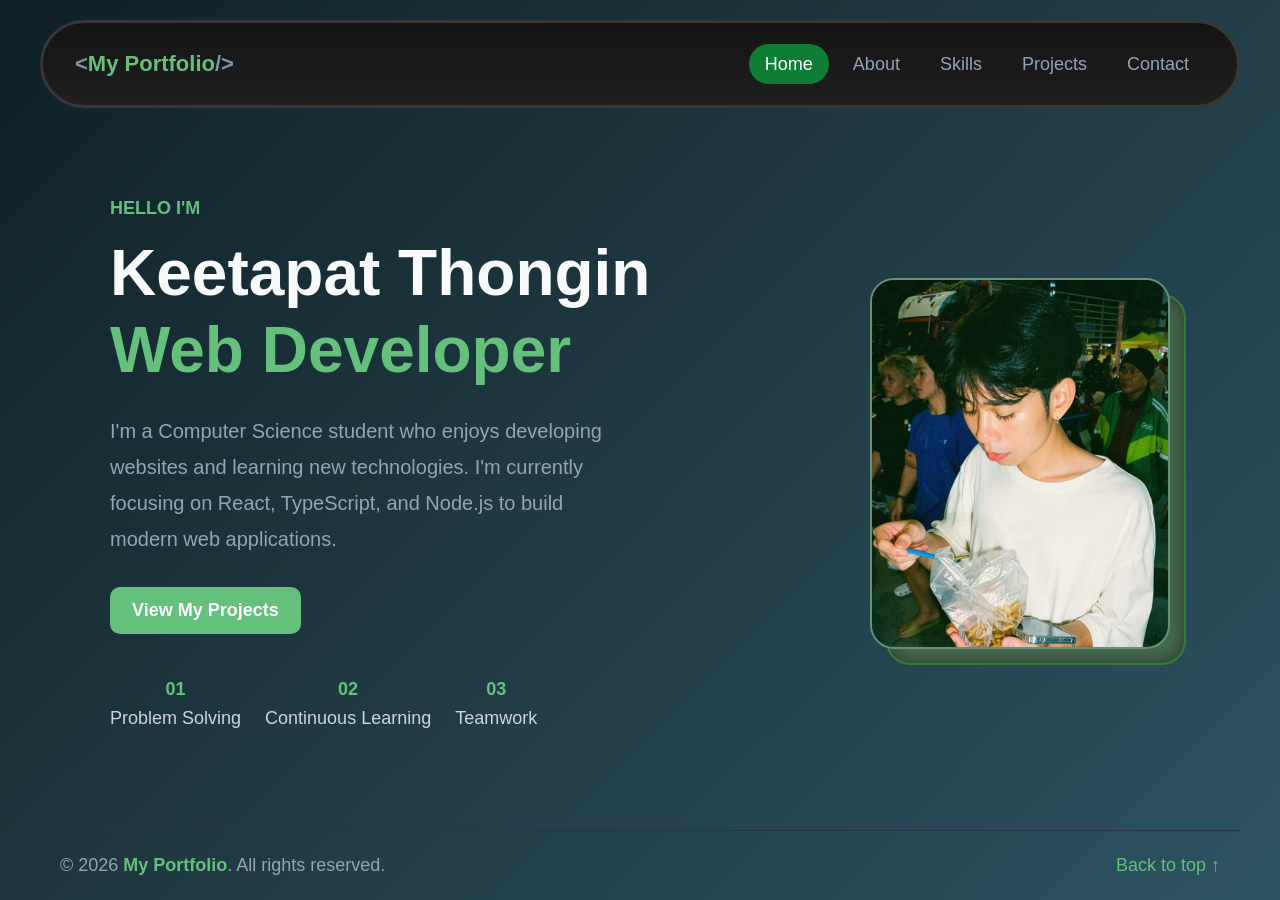
<file: index.html>
<!DOCTYPE html>
<html lang="en">

<head>
    <meta charset="UTF-8">
    <meta name="viewport" content="width=device-width, initial-scale=1.0">
    <title>My Portfolio</title>

    <link rel="stylesheet" href="css/style.css">
</head>

<body>

    <!-- Header & Navbar -->
    <header class="site-header">
        <nav class="navbar">
            <a href="index.html" class="logo">
                <span class="logo-bracket">&lt;</span>My Portfolio<span class="logo-bracket">/&gt;</span>
            </a>

            <ul class="nav-links">
                <li><a href="index.html" class="nav-link active">Home</a></li>
                <li><a href="about.html" class="nav-link">About</a></li>
                <li><a href="skills.html" class="nav-link">Skills</a></li>
                <li><a href="projects.html" class="nav-link">Projects</a></li>
                <li><a href="contact.html" class="nav-link">Contact</a></li>
            </ul>
        </nav>
    </header>

    <!-- Main Content -->
    <main class="home-main">
        <section class="hero">

            <!-- แนะนำตัว -->
            <div class="hero-content">
                <p class="hero-greeting">HELLO I'M</p>

                <h1 class="hero-title">
                    Keetapat Thongin
                    <span>Web Developer</span>
                </h1>

                <p class="hero-description">
                    I'm a Computer Science student who enjoys
                    developing websites and learning new technologies.
                    I'm currently focusing on React, TypeScript,
                    and Node.js to build modern web applications.
                </p>

                <div class="hero-buttons">
                    <a href="projects.html" class="btn btn-primary">
                        View My Projects
                    </a>
                </div>

                <!-- จุดเด่น -->
                <div class="hero-strengths">
                    <div class="strength-item">
                        <span class="strength-number">01</span>
                        <p>Problem Solving</p>
                    </div>
                    <div class="strength-item">
                        <span class="strength-number">02</span>
                        <p>Continuous Learning</p>
                    </div>
                    <div class="strength-item">
                        <span class="strength-number">03</span>
                        <p>Teamwork</p>
                    </div>
                </div>
            </div>

            <!-- รูปโปรไฟล์ -->
            <div class="hero-image">
                <div class="image-frame">
                    <img src="images/myphoto.png" alt="profile photo">
                </div>
                <div class="image-decoration"></div>
            </div>

        </section>
    </main>

    <!-- Footer -->
    <footer class="site-footer">
        <p>
            © 2026 <span class="footer-highlight">My Portfolio</span>.
            All rights reserved.
        </p>

        <a href="index.html" class="back-to-top">Back to top ↑</a>
    </footer>

</body>

</html>
</file>
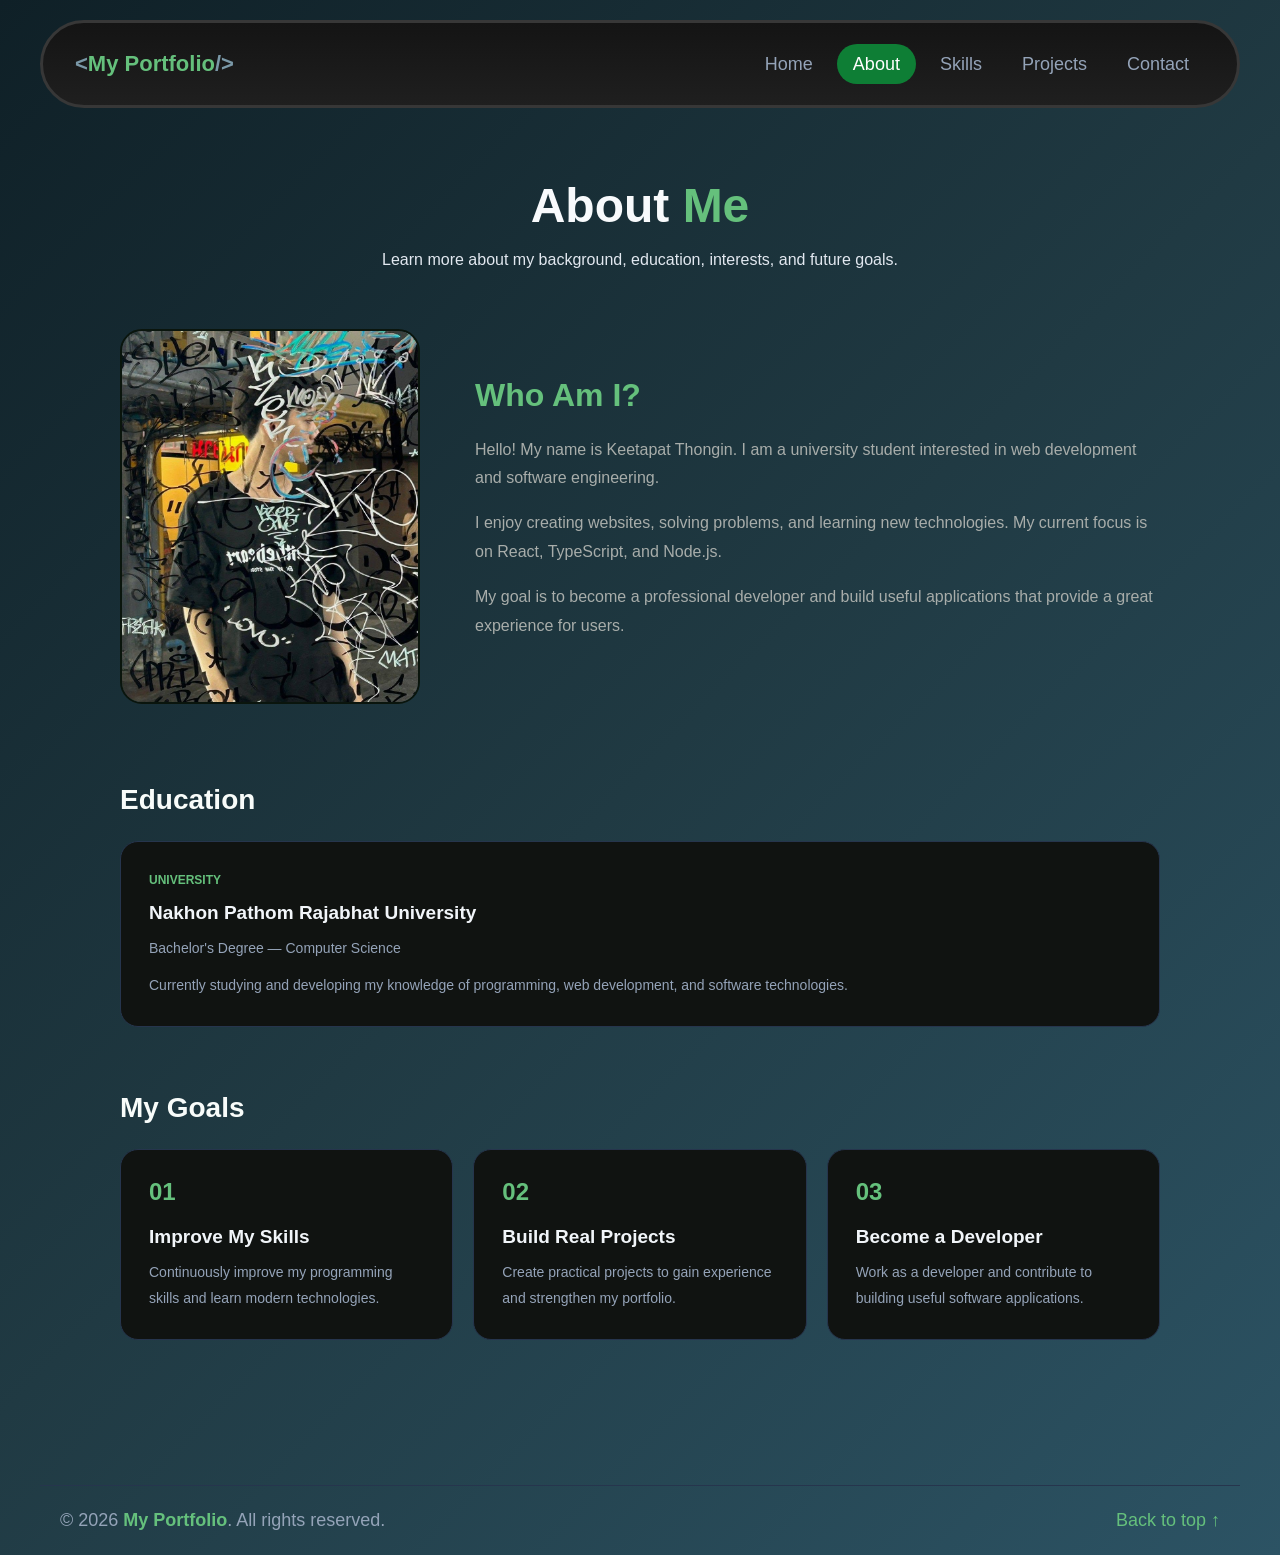
<file: about.html>
<!DOCTYPE html>
<html lang="en">

<head>
    <meta charset="UTF-8">
    <meta name="viewport" content="width=device-width, initial-scale=1.0">
    <title>About Me</title>

    <link rel="stylesheet" href="css/style.css">
</head>

<body>

    <!-- Header & Navbar -->
    <header class="site-header">
        <nav class="navbar">
            <a href="index.html" class="logo">
                <span class="logo-bracket">&lt;</span>My Portfolio<span class="logo-bracket">/&gt;</span>
            </a>

            <ul class="nav-links">
                <li><a href="index.html" class="nav-link">Home</a></li>
                <li><a href="about.html" class="nav-link active">About</a></li>
                <li><a href="skills.html" class="nav-link">Skills</a></li>
                <li><a href="projects.html" class="nav-link">Projects</a></li>
                <li><a href="contact.html" class="nav-link">Contact</a></li>
            </ul>
        </nav>
    </header>

    <!-- Main Content -->
    <main class="about-main">
        <section class="about-heading">
            <h1>About <span>Me</span></h1>
            <p>
                Learn more about my background, education,
                interests, and future goals.
            </p>
        </section>

        <section class="about-intro">
            <div class="about-image">
                <img src="images/aboutmephoto.jpg" alt="Profile about photo">
            </div>

            <div class="about-content">
                <h2>Who Am I?</h2>
                <p>
                    Hello! My name is Keetapat Thongin.
                    I am a university student interested in
                    web development and software engineering.
                </p>
                <p>
                    I enjoy creating websites, solving problems,
                    and learning new technologies. My current
                    focus is on React, TypeScript, and Node.js.
                </p>
                <p>
                    My goal is to become a professional developer
                    and build useful applications that provide
                    a great experience for users.
                </p>
            </div>
        </section>

        <!-- Education -->
        <section class="about-section">
            <h2 class="about-section-title">
                Education
            </h2>

            <div class="info-card">
                <span class="info-tag">UNIVERSITY</span>
                <h3>Nakhon Pathom Rajabhat University</h3>
                <p>
                    Bachelor's Degree — Computer Science
                </p>
                <p class="info-description">
                    Currently studying and developing my
                    knowledge of programming, web development,
                    and software technologies.
                </p>
            </div>
        </section>

        <!-- Goals -->
        <section class="about-section">
            <h2 class="about-section-title">
                My Goals
            </h2>

            <div class="goals-grid">

                <article class="info-card">
                    <span class="goal-number">01</span>
                    <h3>Improve My Skills</h3>
                    <p>
                        Continuously improve my programming
                        skills and learn modern technologies.
                    </p>
                </article>

                <article class="info-card">
                    <span class="goal-number">02</span>
                    <h3>Build Real Projects</h3>
                    <p>
                        Create practical projects to gain
                        experience and strengthen my portfolio.
                    </p>
                </article>

                <article class="info-card">
                    <span class="goal-number">03</span>
                    <h3>Become a Developer</h3>
                    <p>
                        Work as a developer and contribute
                        to building useful software applications.
                    </p>
                </article>

            </div>
        </section>

    </main>

    <!-- Footer -->
    <footer class="site-footer">
        <p>
            © 2026 <span class="footer-highlight">My Portfolio</span>.
            All rights reserved.
        </p>

        <a href="about.html" class="back-to-top">Back to top ↑</a>
    </footer>

</body>

</html>
</file>
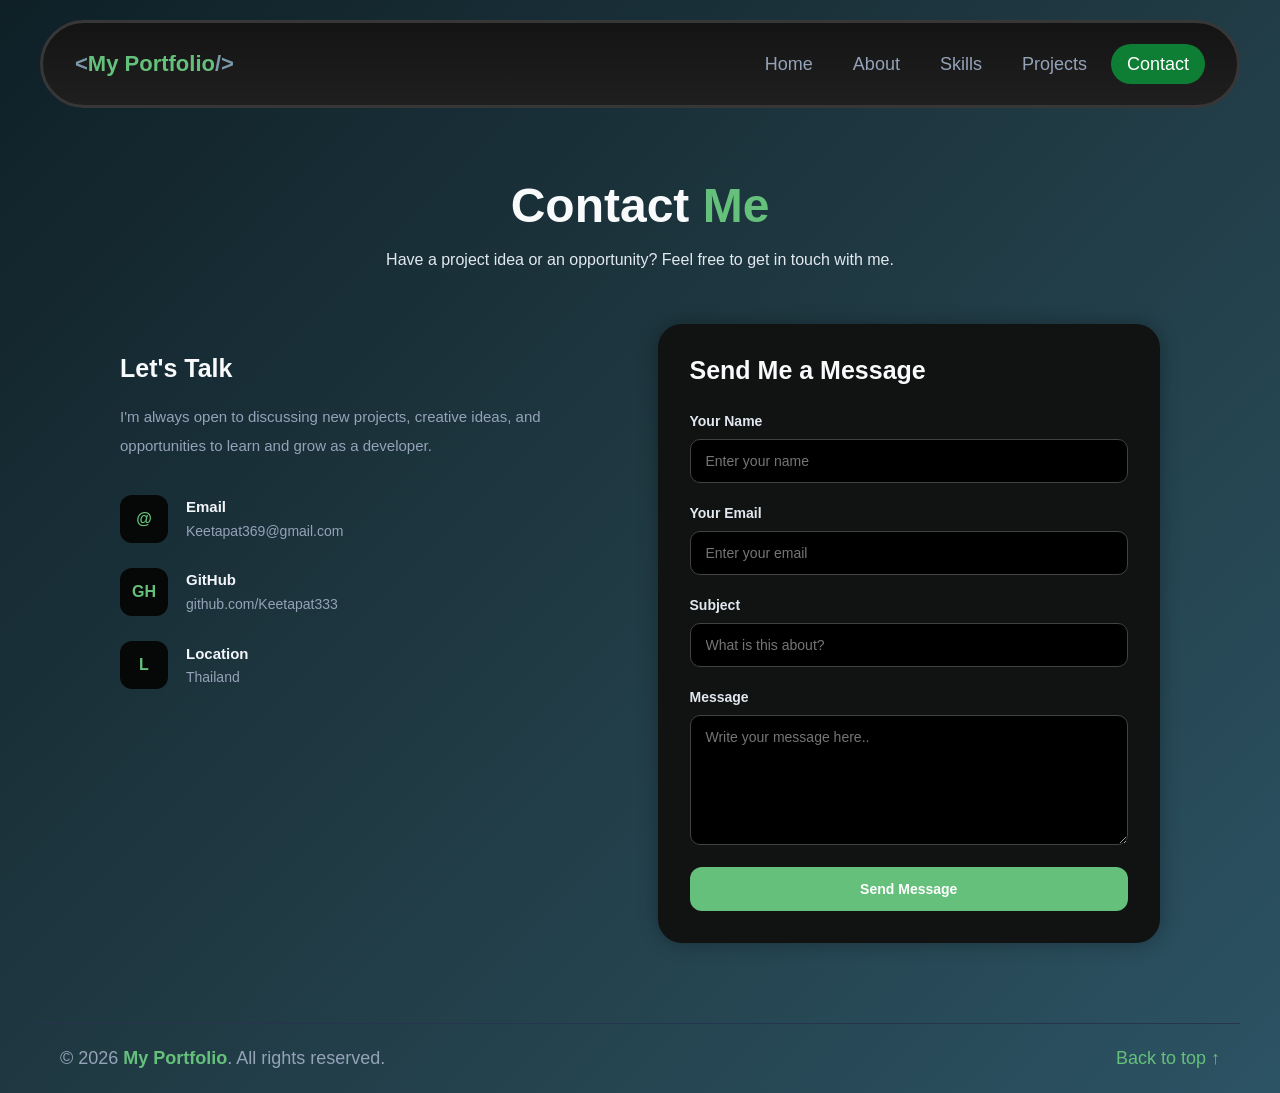
<file: contact.html>
<!DOCTYPE html>
<html lang="en">

<head>
    <meta charset="UTF-8">
    <meta name="viewport" content="width=device-width, initial-scale=1.0">
    <title>Contact Me</title>

    <link rel="stylesheet" href="css/style.css">
</head>

<body>

    <!-- Header & Navbar -->
    <header class="site-header">
        <nav class="navbar">
            <a href="index.html" class="logo">
                <span class="logo-bracket">&lt;</span>My Portfolio<span class="logo-bracket">/&gt;</span>
            </a>

            <ul class="nav-links">
                <li><a href="index.html" class="nav-link">Home</a></li>
                <li><a href="about.html" class="nav-link ">About</a></li>
                <li><a href="skills.html" class="nav-link">Skills</a></li>
                <li><a href="projects.html" class="nav-link">Projects</a></li>
                <li><a href="contact.html" class="nav-link active">Contact</a></li>
            </ul>
        </nav>
    </header>

    <!-- Main Content -->
    <main class="contact-main">
        <!-- Heading -->
        <section class="contact-heading">
            <h1>Contact <span>Me</span></h1>
            <p>
                Have a project idea or an opportunity?
                Feel free to get in touch with me.
            </p>
        </section>

        <!-- Contact Content -->
        <section class="contact-container">
            <div class="contact-info">
                <h2>Let's Talk</h2>
                <p class="contact-description">
                    I'm always open to discussing new projects,
                    creative ideas, and opportunities to learn
                    and grow as a developer.
                </p>

                <div class="contact-item">
                    <div class="contact-icon">@</div>
                    <div>
                        <h3>Email</h3>
                        <a href="mailto:Keetapat369@gmail.com">
                            Keetapat369@gmail.com
                        </a>
                    </div>
                </div>

                <div class="contact-item">
                    <div class="contact-icon">GH</div>
                    <div>
                        <h3>GitHub</h3>
                        <a href="https://github.com/Keetapat333?tab=repositories" target="_blank">
                            github.com/Keetapat333
                        </a>
                    </div>
                </div>

                <div class="contact-item">
                    <div class="contact-icon">L</div>
                    <div>
                        <h3>Location</h3>
                        <p>Thailand</p>
                    </div>
                </div>
            </div>

            <!-- Contact Form -->
            <div class="contact-form-card">
                <h2>Send Me a Message</h2>
                <form class="contact-form" id="contact-form">
                    <div class="form-group">
                        <label for="name">Your Name</label>
                        <input type="text" id="name" name="name" placeholder="Enter your name" required>
                    </div>
                    <div class="form-group">
                        <label for="email">Your Email</label>
                        <input type="email" id="email" name="email" placeholder="Enter your email" required>
                    </div>
                    <div class="form-group">
                        <label for="subject">Subject</label>
                        <input type="text" id="subject" name="subject" placeholder="What is this about?" required>
                    </div>
                    <div class="form-group">
                        <label for="message">Message</label>
                        <textarea id="message" name="message" rows="5" placeholder="Write your message here.."
                            required></textarea>
                    </div>
                    <button type="submit" class="contact-submit">
                        Send Message
                    </button>
                </form>
            </div>
        </section>
    </main>

    <!-- Footer -->
    <footer class="site-footer">
        <p>
            © 2026 <span class="footer-highlight">My Portfolio</span>.
            All rights reserved.
        </p>

        <a href="contact.html" class="back-to-top">Back to top ↑</a>
    </footer>

</body>

</html>
</file>
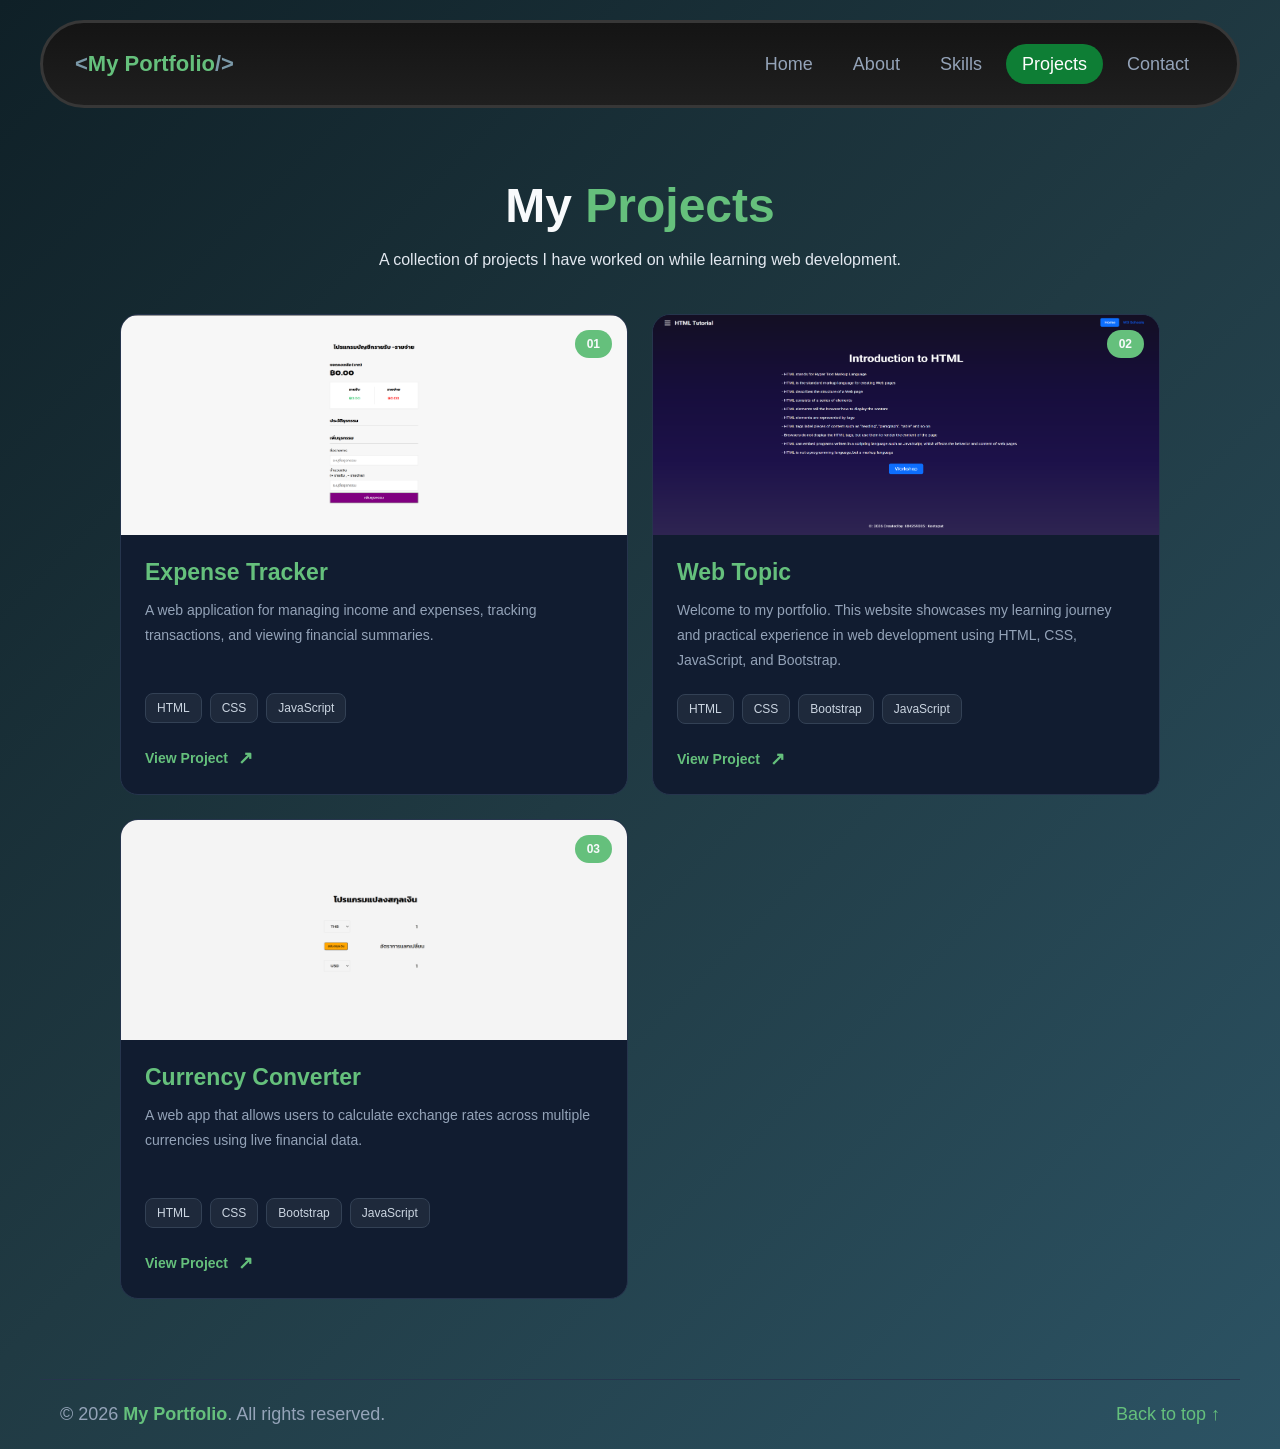
<file: projects.html>
<!DOCTYPE html>
<html lang="en">

<head>
    <meta charset="UTF-8">
    <meta name="viewport" content="width=device-width, initial-scale=1.0">
    <title>My Projects</title>

    <link rel="stylesheet" href="css/style.css">
</head>

<body>

    <!-- Header & Navbar -->
    <header class="site-header">
        <nav class="navbar">
            <a href="index.html" class="logo">
                <span class="logo-bracket">&lt;</span>My Portfolio<span class="logo-bracket">/&gt;</span>
            </a>

            <ul class="nav-links">
                <li><a href="index.html" class="nav-link">Home</a></li>
                <li><a href="about.html" class="nav-link">About</a></li>
                <li><a href="skills.html" class="nav-link">Skills</a></li>
                <li><a href="projects.html" class="nav-link active">Projects</a></li>
                <li><a href="contact.html" class="nav-link">Contact</a></li>
            </ul>
        </nav>
    </header>

    <!-- Main Content -->
    <main class="projects-main">
        <section class="projects-heading">
            <h1>My <span>Projects</span></h1>
            <p>A collection of projects I have worked on while learning web development.</p>
        </section>

        <section class="projects-grid">

            <!-- Project 1 -->
            <article class="project-card">
                <div class="project-image">
                    <img src="images/Expense.png" alt="Expense Tracker project">
                    <span class="project-number">01</span>
                </div>

                <div class="project-content">
                    <h2>Expense Tracker</h2>
                    <p class="project-description">
                        A web application for managing income and expenses,
                        tracking transactions, and viewing financial summaries.
                    </p>

                    <div class="project-tech">
                        <span>HTML</span>
                        <span>CSS</span>
                        <span>JavaScript</span>
                    </div>

                    <a class="project-link" href="https://keetapat333.github.io/Expense-Tracker/" target="_blank">
                        View Project <span>↗</span>
                    </a>
                </div>
            </article>

            <!-- Project 2 -->
            <article class="project-card">
                <div class="project-image">
                    <img src="images/project02.png" alt="web topic project">
                    <span class="project-number">02</span>
                </div>

                <div class="project-content">
                    <h2>Web Topic</h2>
                    <p class="project-description">
                        Welcome to my portfolio. This website showcases my learning journey and practical experience in
                        web development using HTML, CSS, JavaScript, and Bootstrap.
                    </p>

                    <div class="project-tech">
                        <span>HTML</span>
                        <span>CSS</span>
                        <span>Bootstrap</span>
                        <span>JavaScript</span>
                    </div>

                    <a class="project-link" href="https://keetapat333.github.io/Web1-684259005/W02-Web%20Topic/#"
                        target="_blank">
                        View Project <span>↗</span>
                    </a>
                </div>
            </article>

            <!-- Project 3 -->
            <article class="project-card">
                <div class="project-image">
                    <img src="images/project03.png" alt="currency converter project">
                    <span class="project-number">03</span>
                </div>

                <div class="project-content">
                    <h2>Currency Converter</h2>
                    <p class="project-description">
                        A web app that allows users to calculate exchange rates across multiple currencies using live
                        financial data.
                    </p>

                    <div class="project-tech">
                        <span>HTML</span>
                        <span>CSS</span>
                        <span>Bootstrap</span>
                        <span>JavaScript</span>
                    </div>

                    <a class="project-link" href="https://keetapat333.github.io/currency-converter/" target="_blank">

                        View Project <span>↗</span>
                    </a>
                </div>
            </article>



        </section>
    </main>

    <!-- Footer -->
    <footer class="site-footer">
        <p>
            © 2026 <span class="footer-highlight">My Portfolio</span>.
            All rights reserved.
        </p>

        <a href="index.html" class="back-to-top">Back to top ↑</a>
    </footer>

</body>

</html>
</file>
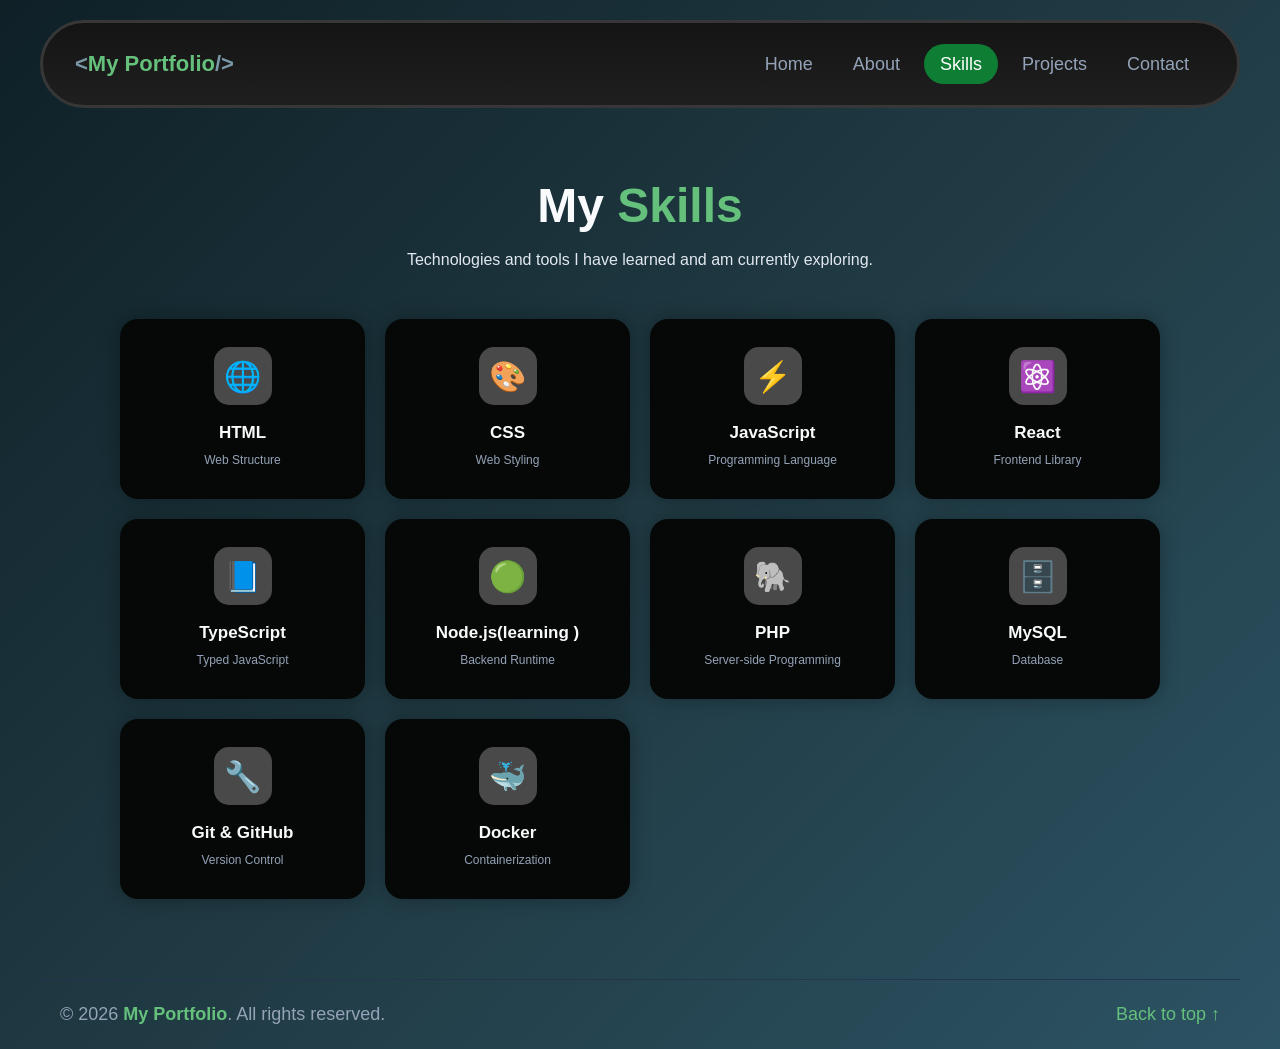
<file: skills.html>
<!DOCTYPE html>
<html lang="en">

<head>
    <meta charset="UTF-8">
    <meta name="viewport" content="width=device-width, initial-scale=1.0">
    <title>My Skills</title>

    <link rel="stylesheet" href="css/style.css">
</head>

<body>

    <!-- Header & Navbar -->
    <header class="site-header">
        <nav class="navbar">
            <a href="index.html" class="logo">
                <span class="logo-bracket">&lt;</span>My Portfolio<span class="logo-bracket">/&gt;</span>
            </a>

            <ul class="nav-links">
                <li><a href="index.html" class="nav-link">Home</a></li>
                <li><a href="about.html" class="nav-link">About</a></li>
                <li><a href="skills.html" class="nav-link active">Skills</a></li>
                <li><a href="projects.html" class="nav-link">Projects</a></li>
                <li><a href="contact.html" class="nav-link">Contact</a></li>
            </ul>
        </nav>
    </header>

    <!-- Main Content -->
    <main class="skills-main">

        <section class="skills-heading">
            <h1>My <span>Skills</span></h1>
            <p>
                Technologies and tools I have learned
                and am currently exploring.
            </p>
        </section>

        <section class="skills-grid">

            <!-- Frontend -->
            <article class="skill-card">
                <div class="skill-icon">🌐</div>
                <h2>HTML</h2>
                <p>Web Structure</p>
            </article>

            <article class="skill-card">
                <div class="skill-icon">🎨</div>
                <h2>CSS</h2>
                <p>Web Styling</p>
            </article>

            <article class="skill-card">
                <div class="skill-icon">⚡</div>
                <h2>JavaScript</h2>
                <p>Programming Language</p>
            </article>

            <article class="skill-card">
                <div class="skill-icon">⚛️</div>
                <h2>React</h2>
                <p>Frontend Library</p>
            </article>

            <article class="skill-card">
                <div class="skill-icon">📘</div>
                <h2>TypeScript</h2>
                <p>Typed JavaScript</p>
            </article>

            <!-- Backend -->
            <article class="skill-card">
                <div class="skill-icon">🟢</div>
                <h2>Node.js(learning )</h2>
                <p>Backend Runtime</p>
            </article>

            <article class="skill-card">
                <div class="skill-icon">🐘</div>
                <h2>PHP</h2>
                <p>Server-side Programming</p>
            </article>

            <!-- Database -->
            <article class="skill-card">
                <div class="skill-icon">🗄️</div>
                <h2>MySQL</h2>
                <p>Database</p>
            </article>

            <!-- Tools -->
            <article class="skill-card">
                <div class="skill-icon">🔧</div>
                <h2>Git & GitHub</h2>
                <p>Version Control</p>
            </article>

            <article class="skill-card">
                <div class="skill-icon">🐳</div>
                <h2>Docker</h2>
                <p>Containerization</p>
            </article>

        </section>

    </main>

    <!-- Footer -->
    <footer class="site-footer">
        <p>
            © 2026 <span class="footer-highlight">My Portfolio</span>.
            All rights reserved.
        </p>

        <a href="index.html" class="back-to-top">Back to top ↑</a>
    </footer>

</body>

</html>
</file>
<file: css/style.css>
* {
  margin: 0;
  padding: 0;
  box-sizing: border-box;
}

body {
  min-height: 100vh;
  display: flex;
  flex-direction: column;
  background: linear-gradient(135deg, #0f2027 0%, #203a43 50%, #2c5364 100%);
  color: #e2e8f0;
  font-family: Arial, sans-serif;
}

:root {
  --primary-color: #65c07c;
}

/*  Header & Navbar  */
.site-header {
  width: 100%;
  padding: 20px;
}

.navbar {
  max-width: 1200px;
  margin: 0 auto;
  padding: 28px 32px;
  transition: 0.3s ease;
  display: flex;
  justify-content: space-between;
  align-items: center;
  gap: 24px;
  background: linear-gradient(to bottom, #141414 0%, #1f1f1f 100%);
  border: 3px solid #373737;
  border-radius: 50px;
}

.navbar:hover {
  background: linear-gradient(to bottom, #1f1f1f 0%, #141414 100%);
  transform: scale(1.05);
}

.logo {
  color: var(--primary-color);
  font-size: 22px;
  font-weight: bold;
  text-decoration: none;
  transition: 0.2s ease;
}

.logo:hover {
  color: var(--primary-color);
}

.logo-bracket {
  color: #7a98a7;
}

.nav-links {
  display: flex;
  align-items: center;
  gap: 8px;
  list-style: none;
}

.nav-link {
  padding: 10px 16px;
  color: #94a3b8;
  text-decoration: none;
  font-size: 18px;
  border-radius: 25px;
  transition: 0.3s ease;
}

.nav-link:hover {
  color: #ffffff;
  background-color: #2d5a3c;
}

.nav-link.active {
  color: #fffefe;
  background-color: #0e7e35;
}

.nav-link.active:hover {
  color: #3e3e3e;
  background-color: #6c927b;
}

/* Content index */
.home-main {
  width: 100%;
  max-width: 1100px;
  margin: 0 auto;
  padding: 70px 20px;
}

.hero {
  display: flex;
  justify-content: space-between;
  align-items: center;
  gap: 60px;
  min-height: 500px;
}
.hero-content {
  flex: 1;
  max-width: 600px;
}
.hero-greeting {
  margin-bottom: 16px;
  color: var(--primary-color);
  font-size: 18px;
  font-weight: bold;
}
.hero-title {
  margin-bottom: 24px;
  color: #f8fafc;
  font-size: clamp(40px, 5vw, 64px);
  line-height: 1.2;
}
.hero-title span {
  display: block;
  color: var(--primary-color);
}

.hero-description {
  max-width: 520px;
  margin-bottom: 30px;
  color: #94a3b8;
  font-size: 20px;
  line-height: 1.8;
}

.hero-buttons {
  display: flex;
  flex-wrap: wrap;
  gap: 14px;
  margin-bottom: 45px;
}
.btn {
  padding: 13px 22px;
  border-radius: 10px;
  font-size: 18px;
  font-weight: bold;
  text-decoration: none;
  transition: 0.3s ease;
}

.btn-primary {
  color: #ffffff;
  background-color: var(--primary-color);
}

.btn-primary:hover {
  background-color: #829489;
  transform: translateY(-3px);
}

.btn-outline:hover {
  color: #ffffff;
  background-color: #2d5a3c;
  transform: translateY(-3px);
}

/*  Strengths  */
.hero-strengths {
  display: flex;
  gap: 24px;
}

.strength-item {
  text-align: center;
  gap: 8px;
}

.strength-number {
  color: var(--primary-color);
  font-size: 18px;
  font-weight: bold;
}

.strength-item p {
  color: #cbd5e1;
  font-size: 18px;
  margin-top: 8px;
}

/*  Profile  */
.hero-image {
  position: relative;
  flex: 0 0 300px;
  width: 300px;
  transition: 0.15s ease;
}

.hero-image:hover {
  transform: scale(1.05);
}

.image-frame {
  position: relative;
  z-index: 1;
  width: 100%;
  overflow: hidden;
  border: 2px solid #64917e;
  border-radius: 24px;
}

.image-frame img {
  display: block;
  width: 100%;
  height: 100%;
  object-fit: cover;
}

.image-decoration {
  position: absolute;
  top: 16px;
  right: -16px;
  width: 100%;
  height: 100%;
  background-color: #476c50;
  border: 2px solid #327a37;
  border-radius: 24px;
  box-shadow: inset 0 0 20px rgba(3, 2, 2, 0.5);
}

/*  Responsive index mobile  */
@media (max-width: 651px) {
  .home-main {
    padding: 40px 20px;
  }
  .hero {
    flex-direction: column-reverse;
    align-items: flex-start;
    gap: 40px;
  }
  .hero-image {
    align-self: center;
    flex-basis: auto;
    width: min(280px, 85%);
  }
  .hero-content {
    max-width: 100%;
  }
}

/*  About Content  */
.about-main {
  width: 100%;
  max-width: 1100px;
  margin: 0 auto;
  padding: 50px 30px 80px;
}

.about-heading {
  margin-bottom: 60px;
  text-align: center;
}

.about-heading h1 {
  margin-bottom: 18px;
  color: #f8fafc;
  font-size: 48px;
}

.about-heading h1 span {
  color: var(--primary-color);
}

/* Introduction */
.about-intro {
  display: grid;
  grid-template-columns: 300px 1fr;
  align-items: center;
  gap: 55px;
  margin-bottom: 80px;
}

.about-image {
  width: 100%;
  aspect-ratio: 4 / 5;
  overflow: hidden;
  border: 2px solid #0a150d;
  border-radius: 22px;
  background-color: #111c30;
}

.about-image img {
  width: 100%;
  height: 100%;
  object-fit: cover;
}

.about-content h2 {
  margin-bottom: 22px;
  color: var(--primary-color);
  font-size: 32px;
}

.about-content p {
  margin-bottom: 16px;
  color: #a8adaa;
  font-size: 16px;
  line-height: 1.8;
}

/* Education  */
.about-section {
  margin-bottom: 65px;
}

.about-section-title {
  margin-bottom: 25px;
  color: #f8fcfa;
  font-size: 28px;
}

.info-card {
  padding: 28px;
  border: 1px solid #26354d;
  border-radius: 18px;
  background-color: #101311;
  transition: 0.3s ease;
}

.info-card:hover {
  border-color: var(--primary-color);
  transform: translateY(-4px);
}

.info-tag {
  display: inline-block;
  margin-bottom: 15px;
  color: var(--primary-color);
  font-size: 12px;
  font-weight: bold;
}

.info-card h3 {
  margin-bottom: 12px;
  color: #f1f5f9;
  font-size: 19px;
}

.info-card p {
  color: #94a3b8;
  font-size: 14px;
  line-height: 1.8;
}

.info-description {
  margin-top: 12px;
}

/* Goals */
.goals-grid {
  display: grid;
  grid-template-columns: repeat(3, 1fr);
  gap: 20px;
}

.goal-number {
  display: block;
  margin-bottom: 20px;
  color: var(--primary-color);
  font-size: 24px;
  font-weight: bold;
}

/* Responsive about mobile */
@media (max-width: 651px) {
  .about-main {
    padding: 35px 24px 60px;
  }
  .about-intro {
    grid-template-columns: 1fr;
    gap: 30px;
  }
  .about-image {
    width: min(280px, 100%);
    margin: 0 auto;
  }
  .goals-grid {
    grid-template-columns: 1fr;
  }
  .about-heading {
    margin-bottom: 40px;
  }
}

/* Content contact   */
.contact-main {
  width: 100%;
  max-width: 1100px;
  margin: 0 auto;
  padding: 50px 30px 80px;
}

.contact-heading {
  margin-bottom: 55px;
  text-align: center;
}

.contact-heading h1 {
  margin-bottom: 18px;
  color: #f8fafc;
  font-size: 48px;
}

.contact-heading h1 span {
  color: var(--primary-color);
}

/*  Layout  */
.contact-container {
  display: grid;
  grid-template-columns: 1fr 1fr;
  gap: 35px;
  align-items: start;
}

.contact-info {
  padding: 30px 0;
}

.contact-info h2,
.contact-form-card h2 {
  margin-bottom: 20px;
  color: #f8fafc;
  font-size: 25px;
}

.contact-description {
  margin-bottom: 35px;
  color: #94a3b8;
  font-size: 15px;
  line-height: 1.9;
}

.contact-item {
  display: flex;
  align-items: center;
  gap: 18px;
  margin-bottom: 25px;
}

.contact-icon {
  display: flex;
  flex-shrink: 0;
  justify-content: center;
  align-items: center;
  width: 48px;
  height: 48px;
  border-radius: 12px;
  background-color: #050806;
  color: var(--primary-color);
  font-size: 16px;
  font-weight: bold;
}

.contact-item h3 {
  margin-bottom: 7px;
  color: #f1f5f9;
  font-size: 15px;
}

.contact-item p {
  color: #94a3b8;
  font-size: 14px;
}

.contact-item a {
  color: #94a3b8;
  font-size: 14px;
  text-decoration: none;
}

.contact-item a:hover {
  color: var(--primary-color);
}

/*  Form  */
.contact-form-card {
  padding: 32px;
  border-radius: 24px;
  background-color: #101311;
  box-shadow: 0 0 20px rgba(0, 0, 0, 0.3);
}

.contact-form-card h2 {
  margin-bottom: 28px;
}

.form-group {
  display: flex;
  flex-direction: column;
  gap: 10px;
  margin-bottom: 22px;
}

.form-group label {
  color: #e2e8f0;
  font-size: 14px;
  font-weight: bold;
}

.form-group input,
.form-group textarea {
  width: 100%;
  padding: 13px 15px;
  border: 1px solid #414242;
  border-radius: 10px;
  outline: none;
  background-color: #000000;
  color: #f8fafc;
  font-family: inherit;
  font-size: 14px;
}

.form-group textarea {
  resize: vertical;
  min-height: 130px;
}

/*  Button  */
.contact-submit {
  display: flex;
  justify-content: center;
  align-items: center;
  gap: 12px;
  width: 100%;
  padding: 14px 20px;
  border: none;
  border-radius: 12px;
  background-color: var(--primary-color);
  color: #ffffff;
  font-size: 14px;
  font-weight: bold;
  cursor: pointer;
  transition: 0.3s ease;
}

.contact-submit:hover {
  background-color: var(--primary-color);
  transform: translateY(-2px);
}

.contact-submit span {
  font-size: 18px;
}

/*  Responsive Contact mobile  */
@media (max-width: 651px) {
  .contact-main {
    padding: 35px 24px 60px;
  }
  .contact-container {
    grid-template-columns: 1fr;
    gap: 20px;
  }
  .contact-info {
    padding: 10px 0;
  }
  .contact-form-card {
    padding: 25px;
  }
}

/* Skills Content */
.skills-main {
  width: 100%;
  max-width: 1100px;
  margin: 0 auto;
  padding: 50px 30px 80px;
}

.skills-heading {
  margin-bottom: 50px;
  text-align: center;
}

.skills-heading h1 {
  margin-bottom: 18px;
  color: #f8fafc;
  font-size: 48px;
}

.skills-heading h1 span {
  color: var(--primary-color);
}

.skills-grid {
  display: grid;
  grid-template-columns: repeat(4, minmax(0, 1fr));
  gap: 20px;
}

/* Skill Card */
.skill-card {
  display: flex;
  flex-direction: column;
  align-items: center;
  justify-content: center;
  min-height: 180px;
  padding: 24px 15px;
  background-color: #050806;
  border-radius: 18px;
  text-align: center;
  transition: 0.3s ease;
  box-shadow: 0 0 20px rgba(0, 0, 0, 0.3);
}

.skill-card:hover {
  background-color: #161b19;
  transform: translateY(-5px);
}

/* Skill Icon */
.skill-icon {
  display: flex;
  align-items: center;
  justify-content: center;
  width: 58px;
  height: 58px;
  margin-bottom: 18px;
  background-color: #494949;
  border-radius: 15px;
  font-size: 30px;
}

.skill-card h2 {
  margin-bottom: 8px;
  color: #f8fafc;
  font-size: 17px;
}

.skill-card p {
  color: #94a3b8;
  font-size: 12px;
  line-height: 1.6;
}

/* Responsive Skills Mobile */
@media (max-width: 651px) {
  .skills-grid {
    grid-template-columns: repeat(2, minmax(0, 1fr));
  }
  .skills-main {
    padding: 35px 24px 60px;
  }
}

/* Projects Content */
.projects-main {
  width: 100%;
  max-width: 1100px;
  margin: 0 auto;
  padding: 50px 30px 80px;
}

.projects-heading {
  margin-bottom: 45px;
  text-align: center;
}
.projects-heading h1 {
  margin-bottom: 18px;
  color: #f8fafc;
  font-size: 48px;
}

.projects-heading h1 span {
  color: var(--primary-color);
}

.projects-grid {
  display: grid;
  grid-template-columns: repeat(2, minmax(0, 1fr));
  gap: 24px;
}

.project-card {
  overflow: hidden;
  background-color: #111c30;
  border: 1px solid #26354d;
  border-radius: 18px;
  transition: 0.3s ease;
}

.project-card:hover {
  transform: translateY(-5px);
}

/* Project Image */

.project-image {
  position: relative;
  height: 220px;
  overflow: hidden;
  background-color: #1e293b;
}

.project-image img {
  width: 100%;
  height: 100%;
  display: block;
  object-fit: fill;
  transition: 0.4s ease;
}

.project-card:hover {
  transform: scale(1.05);
}

.project-number {
  position: absolute;
  top: 15px;
  right: 15px;
  padding: 7px 12px;
  color: #f8fafc;
  background-color: var(--primary-color);
  border-radius: 20px;
  font-size: 12px;
  font-weight: bold;
}

.project-content {
  padding: 24px;
}

.project-content h2 {
  margin-bottom: 12px;
  color: var(--primary-color);
  font-size: 23px;
}

.project-description {
  min-height: 75px;
  margin-bottom: 20px;
  color: #94a3b8;
  font-size: 14px;
  line-height: 1.8;
}

.project-tech {
  display: flex;
  flex-wrap: wrap;
  gap: 8px;
  margin-bottom: 24px;
}

.project-tech span {
  padding: 7px 11px;
  color: #cbd5e1;
  background-color: #1e293b;
  border: 1px solid #334155;
  border-radius: 8px;
  font-size: 12px;
}

.project-link {
  display: inline-flex;
  align-items: center;
  gap: 10px;
  color: var(--primary-color);
  font-size: 14px;
  font-weight: bold;
  text-decoration: none;
  transition: 0.3s ease;
}

.project-link:hover {
  color: var(--primary-color);
}

.project-link span {
  font-size: 18px;
}

/* Responsive Projects */
@media (max-width: 651px) {
  .projects-main {
    padding: 35px 24px 60px;
  }

  .projects-grid {
    grid-template-columns: 1fr;
  }

  .project-image {
    height: 260px;
  }
}

/*  Footer  */
.site-footer {
  width: 100%;
  max-width: 1200px;
  margin: auto auto 0;
  padding: 24px 20px;
  display: flex;
  justify-content: space-between;
  align-items: center;
  gap: 16px;
  color: #94a3b8;
  font-size: 18px;
  border-top: 1px solid #26354d;
}

.footer-highlight {
  color: var(--primary-color);
  font-weight: bold;
}

.back-to-top {
  color: var(--primary-color);
  text-decoration: none;
  transition: 0.3s ease;
}

.back-to-top:hover {
  color: #ffffff;
}

/*  Responsive: Mobile  */
@media (max-width: 651px) {
  .site-header {
    padding: 12px;
  }

  .navbar {
    flex-direction: column;
    gap: 12px;
    padding: 18px 12px;
    border-radius: 24px;
  }

  .nav-links {
    justify-content: center;
    flex-wrap: wrap;
    gap: 4px;
  }

  .nav-link {
    padding: 8px 10px;
    font-size: 13px;
  }

  .site-footer {
    flex-direction: column;
    text-align: center;
  }
}
</file>
